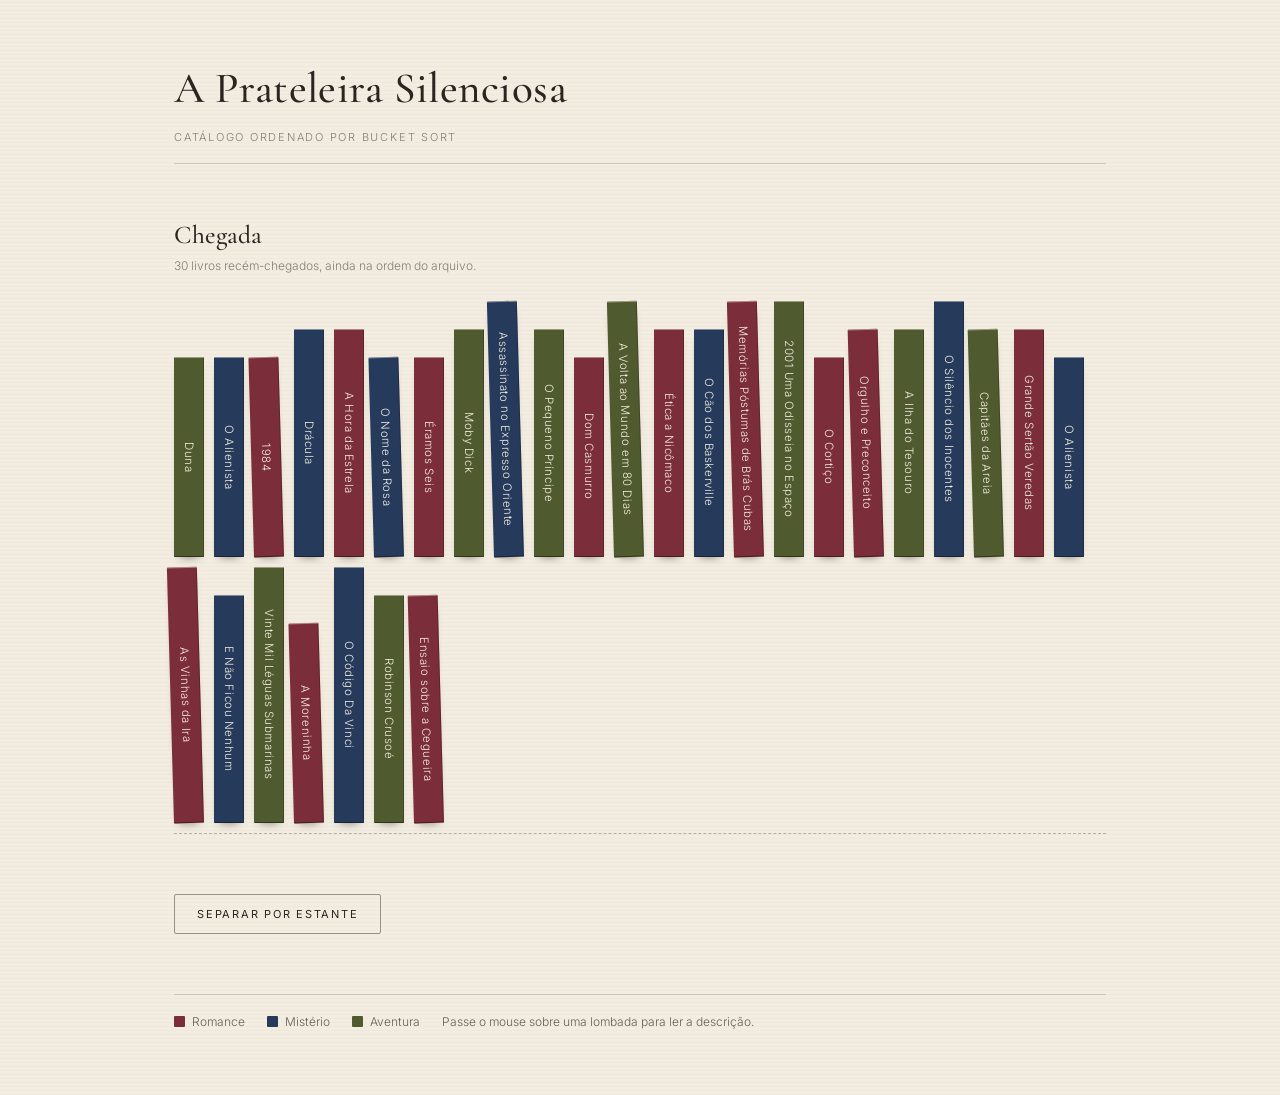
<file: web/modelo.html>
<!DOCTYPE html>
<html lang="pt-BR">
<head>
<meta charset="UTF-8">
<meta name="viewport" content="width=device-width, initial-scale=1">
<title>A livraria</title>


<link rel="preconnect" href="https://fonts.googleapis.com">
<link rel="preconnect" href="https://fonts.gstatic.com" crossorigin>
<link href="https://fonts.googleapis.com/css2?family=Cormorant+Garamond:wght@400;500&family=Inter:wght@300;400&display=swap" rel="stylesheet">

<style>
* { box-sizing: border-box; }

body {
  max-width: 980px;
  margin: 0 auto;
  padding: 56px 24px 64px;
  background-color: #f3ece0;
  background-image: repeating-linear-gradient(
      0deg, rgba(43, 36, 32, .022) 0 1px, transparent 1px 4px);
  color: #2b2420;
  font-family: "Inter", sans-serif;
  font-size: 14px;
  line-height: 1.5;
}


header {
  margin-bottom: 52px;
  padding-bottom: 18px;
  border-bottom: 1px solid rgba(43, 36, 32, .18);
}

h1 {
  margin: 0;
  font-family: "Cormorant Garamond", Georgia, serif;
  font-weight: 500;
  font-size: 2.7rem;
  letter-spacing: .01em;
}

.linha-fina {
  margin: 8px 0 0;
  font-size: 11px;
  font-weight: 300;
  letter-spacing: .16em;
  text-transform: uppercase;
  color: rgba(43, 36, 32, .55);
}

section { margin-bottom: 60px; }

h2 {
  margin: 0;
  font-family: "Cormorant Garamond", Georgia, serif;
  font-weight: 500;
  font-size: 1.6rem;
}

.nota {
  margin: 2px 0 26px;
  font-size: 12px;
  font-weight: 300;
  color: rgba(43, 36, 32, .55);
}

.lombada {
  writing-mode: vertical-rl;   /* gira o texto: le-se de cima para baixo */
  width: 30px;
  padding: 12px 0;
  /* com o texto girado, o line-height passa a valer na HORIZONTAL.
     Igualando-o a largura, o titulo fica centrado na lombada. */
  line-height: 30px;
  font-size: 11.5px;
  font-weight: 300;
  letter-spacing: .05em;
  text-align: center;          /* centraliza o titulo no eixo vertical */
  color: #f3ece0;              /* creme sobre a cor do tipo */
  white-space: nowrap;         /* nunca quebra o titulo em duas colunas */
  overflow: hidden;            /* titulo maior que a altura e cortado */
  border-radius: 1px;
  transform-origin: bottom center;
  transition: transform .18s ease;
  /* filetes claros no topo e no pe + sombra na base, como uma lombada real */
  box-shadow: inset 0  6px 0 -5px rgba(243, 236, 224, .45),
              inset 0 -6px 0 -5px rgba(5, 5, 4, 0.45),
              inset -2px 0 0 -1px rgba(0, 0, 0, .22),
              0 6px 8px -6px rgba(43, 36, 32, .55);
}

/* ao passar o mouse o livro sobe um pouco; a descricao vem do atributo
   title (tooltip nativo do navegador, sem JavaScript) */
.lombada:hover { transform: translateY(-6px); }

/* COR = TIPO do livro (uma classe por tipo) */
.romance  { background: #7b2d3a; }  /* bordo        */
.misterio { background: #263a5c; }  /* azul profundo */
.aventura { background: #4f5a2e; }  /* verde-oliva   */

/* ALTURA = ritmo visual (tres alturas fixas, alternadas a gosto).
   Se um titulo for cortado, use uma classe mais alta. */
.baixa { height: 200px; }
.media { height: 228px; }
.alta  { height: 256px; }

/* ------------------------------------------------------------------ */
/* CHEGADA - pilha fora de ordem, apoiada na mesa                     */
/* ------------------------------------------------------------------ */
.chegada {
  display: flex;
  flex-wrap: wrap;             /* as lombadas quebram de linha se faltar espaco */
  align-items: flex-end;
  gap: 10px;                   /* folga maior: as tortas nao se sobrepoem */
  padding-bottom: 10px;
  border-bottom: 1px dashed rgba(43, 36, 32, .3);
}

/* leve inclinacao em algumas lombadas (ex.: a cada 3 livros) */
.torta        { transform: rotate(-1.6deg); }
.torta:hover  { transform: rotate(-1.6deg) translateY(-6px); }

/* ------------------------------------------------------------------ */
/* PRATELEIRA - um balde: letra a esquerda, livros em pe, madeira sob  */
/* ------------------------------------------------------------------ */
.prateleira {
  display: flex;
  flex-wrap: wrap;             /* permite a madeira ocupar a linha de baixo */
  align-items: flex-end;       /* os livros se apoiam na madeira */
  margin-bottom: 38px;
}

.letra {
  flex: 0 0 72px;              /* largura fixa: alinha todas as prateleiras */
  padding-bottom: 4px;
  font-family: "Cormorant Garamond", Georgia, serif;
  font-size: 3.4rem;
  line-height: 1;
  text-align: center;
}

/* balde sem livros: a letra quase apaga */
.vazia { opacity: .25; }

.livros {
  flex: 1 1 240px;             /* desce para a linha de baixo em tela estreita */
  min-width: 0;
  display: flex;
  flex-wrap: wrap;
  align-items: flex-end;
  gap: 4px;
}

/* a barra de madeira: tom claro em cima, borda escura simulando a espessura */
.madeira {
  flex: 0 0 100%;              /* ocupa a largura toda, sob letra e livros */
  height: 11px;
  background: #7a5a3a;
  border-bottom: 5px solid #553a22;
  border-radius: 2px;
}

/* ------------------------------------------------------------------ */
/* BOTAO "SEPARAR POR ESTANTE" - truque do checkbox, sem JavaScript   */
/* O input fica invisivel no topo do body e o <label> e o botao que   */
/* se ve. Clicar no label marca o input, e o seletor de irmao ~       */
/* revela a estante. Como e tudo CSS, o HTML gerado pelo C funciona   */
/* do mesmo jeito.                                                    */
/* ------------------------------------------------------------------ */
.gatilho {
  position: absolute;          /* sai do fluxo mas continua focavel por Tab */
  opacity: 0;
  pointer-events: none;
}

.botao {
  display: inline-block;
  margin-bottom: 60px;
  padding: 11px 22px;
  border: 1px solid rgba(43, 36, 32, .45);
  border-radius: 2px;
  font-size: 11px;
  letter-spacing: .16em;
  text-transform: uppercase;
  cursor: pointer;
  transition: background .2s ease, color .2s ease, border-color .2s ease;
}

.botao:hover { background: rgba(43, 36, 32, .07); }

/* botao aceso enquanto a estante esta aberta */
.gatilho:checked ~ .botao {
  background: #2b2420;
  border-color: #2b2420;
  color: #f3ece0;
}

/* contorno para quem navega pelo teclado (Tab + Espaco) */
.gatilho:focus-visible ~ .botao { outline: 2px solid #7a5a3a; outline-offset: 3px; }

/* a estante so aparece depois do clique */
.estante { display: none; }
.gatilho:checked ~ .estante { display: block; }

/* ao abrir, cada prateleira assenta em sequencia: e a leitura visual
   do algoritmo distribuindo os livros, um balde de cada vez */
@keyframes assentar {
  from { opacity: 0; transform: translateY(18px); }
  to   { opacity: 1; transform: translateY(0); }
}

.gatilho:checked ~ .estante .prateleira { animation: assentar .5s ease both; }
.gatilho:checked ~ .estante .prateleira:nth-of-type(1) { animation-delay: .05s; }
.gatilho:checked ~ .estante .prateleira:nth-of-type(2) { animation-delay: .20s; }
.gatilho:checked ~ .estante .prateleira:nth-of-type(3) { animation-delay: .35s; }
.gatilho:checked ~ .estante .prateleira:nth-of-type(4) { animation-delay: .50s; }
.gatilho:checked ~ .estante .prateleira:nth-of-type(5) { animation-delay: .65s; }

/* a pilha de chegada esmaece: esses livros ja foram guardados */
.secao-chegada { transition: opacity .6s ease; }
.gatilho:checked ~ .secao-chegada { opacity: .4; }

/* respeita quem configurou o sistema para menos movimento */
@media (prefers-reduced-motion: reduce) {
  .lombada, .secao-chegada, .botao { transition: none; }
  .gatilho:checked ~ .estante .prateleira { animation: none; }
}

/* ------------------------------------------------------------------ */
/* RODAPE - legenda das tres cores                                    */
/* ------------------------------------------------------------------ */
footer {
  display: flex;
  flex-wrap: wrap;
  gap: 22px;
  padding-top: 18px;
  border-top: 1px solid rgba(43, 36, 32, .18);
  font-size: 12px;
  font-weight: 300;
  color: rgba(43, 36, 32, .7);
}

/* quadradinho de cor; reaproveita as classes de tipo */
.amostra {
  display: inline-block;
  width: 11px;
  height: 11px;
  margin-right: 7px;
  border-radius: 1px;
  vertical-align: -1px;
}
</style>
</head>
<body>

<!-- GATILHO FIXO do botao: checkbox invisivel (ver .gatilho no CSS).
     Precisa vir ANTES de tudo que ele controla, porque o seletor ~
     so enxerga irmaos posteriores. -->
<input type="checkbox" id="separar" class="gatilho">

<!-- CABECALHO FIXO -->
<header>
  <h1>A Prateleira Silenciosa</h1>
  <p class="linha-fina">Catálogo ordenado por bucket sort</p>
</header>

<section class="secao-chegada">
  <h2>Chegada</h2>
  <p class="nota">30 livros recém-chegados, ainda na ordem do arquivo.</p>

  <div class="chegada">
    <!-- INICIO LIVRO DE CHEGADA (repetir para cada livro, na ordem do CSV) -->
    <span class="lombada aventura baixa" title="Paul Atreides disputa o controle do planeta deserto de Arrakis">Duna</span>
    <span class="lombada misterio baixa" title="Simão Bacamarte interna meio vilarejo em seu manicômio">O Alienista</span>
    <span class="lombada romance baixa torta" title="Winston Smith vive sob a vigilância constante do Grande Irmão">1984</span>
    <span class="lombada misterio media" title="Um conde vampiro deixa a Transilvânia rumo a Londres">Drácula</span>
    <span class="lombada romance media" title="A vida miúda de Macabéa, retirante alagoana no Rio">A Hora da Estrela</span>
    <span class="lombada misterio baixa torta" title="Um frade investiga mortes estranhas em uma abadia medieval">O Nome da Rosa</span>
    <span class="lombada romance baixa" title="Dona Lola cria quatro filhos na São Paulo dos anos 1920">Éramos Seis</span>
    <span class="lombada aventura media" title="O capitão Ahab persegue a baleia branca pelos mares">Moby Dick</span>
    <span class="lombada misterio alta torta" title="Poirot investiga um crime em um trem preso na neve">Assassinato no Expresso Oriente</span>
    <span class="lombada aventura media" title="Um piloto encontra no deserto um menino de outro planeta">O Pequeno Príncipe</span>
    <span class="lombada romance baixa" title="Bentinho narra o ciúme que o separa de Capitu">Dom Casmurro</span>
    <span class="lombada aventura alta torta" title="Phileas Fogg aposta que dá a volta no mundo em 80 dias">A Volta ao Mundo em 80 Dias</span>
    <span class="lombada romance media" title="Aristóteles investiga o que torna uma vida humana virtuosa">Ética a Nicômaco</span>
    <span class="lombada misterio media" title="Holmes enfrenta a lenda de um cão demoníaco nos pântanos">O Cão dos Baskerville</span>
    <span class="lombada romance alta torta" title="Um defunto autor narra com ironia a própria vida">Memórias Póstumas de Brás Cubas</span>
    <span class="lombada aventura alta" title="Uma missão a Júpiter e o computador HAL 9000">2001 Uma Odisseia no Espaço</span>
    <span class="lombada romance baixa" title="A vida dos moradores de um cortiço no Rio do século XIX">O Cortiço</span>
    <span class="lombada romance media torta" title="Elizabeth Bennet e o sr. Darcy entre bailes e mal-entendidos">Orgulho e Preconceito</span>
    <span class="lombada aventura media" title="Jim Hawkins acha um mapa e embarca atrás de um tesouro">A Ilha do Tesouro</span>
    <span class="lombada misterio alta" title="Clarice Starling pede ajuda a um psiquiatra canibal">O Silêncio dos Inocentes</span>
    <span class="lombada aventura media torta" title="Meninos de rua sobrevivem juntos nas areias de Salvador">Capitães da Areia</span>
    <span class="lombada romance media" title="Riobaldo relembra a vida de jagunço e o amigo Diadorim">Grande Sertão Veredas</span>
    <span class="lombada misterio baixa" title="Edição comentada da novela de Machado de Assis">O Alienista</span>
    <span class="lombada romance alta torta" title="A família Joad migra para a Califórnia na Grande Depressão">As Vinhas da Ira</span>
    <span class="lombada misterio media" title="Dez convidados morrem um a um em uma ilha isolada">E Não Ficou Nenhum</span>
    <span class="lombada aventura alta" title="O capitão Nemo navega os oceanos no submarino Nautilus">Vinte Mil Léguas Submarinas</span>
    <span class="lombada romance baixa torta" title="Augusto e Carolina vivem um romance em uma ilha carioca">A Moreninha</span>
    <span class="lombada misterio alta" title="Robert Langdon segue pistas escondidas em obras de arte">O Código Da Vinci</span>
    <span class="lombada aventura media" title="Um náufrago sobrevive quase trinta anos em uma ilha deserta">Robinson Crusoé</span>
    <span class="lombada romance media torta" title="Uma epidemia de cegueira branca desmonta a sociedade">Ensaio sobre a Cegueira</span>
  </div>
</section>

<!-- BOTAO FIXO - o <label> aponta para o checkbox la de cima -->
<label for="separar" class="botao">Separar por estante</label>

<!-- SECAO FIXA: ESTANTE (os baldes) - escondida ate o clique no botao -->
<section class="estante">
  <h2>Estante</h2>
  <p class="nota">Cada prateleira é um balde. Dentro do balde, ordem alfabética.<br>
    Exemplo estrutural com 5 baldes — a distribuição dos 30 livros fica para o bucket sort.</p>

  <!-- INICIO BALDE (repetir para cada letra) -->
  <div class="prateleira">
    <div class="letra">#</div>
    <div class="livros">
      <!-- INICIO LIVRO (repetir para cada livro do balde) -->
      <span class="lombada romance baixa" title="Winston Smith vive sob a vigilância constante do Grande Irmão">1984</span>
      <span class="lombada aventura media" title="Uma missão a Júpiter e o computador HAL 9000">2001 Uma Odisseia no Espaço</span>
      <!-- FIM LIVRO -->
    </div>
    <div class="madeira"></div>
  </div>
  <!-- FIM BALDE -->

  <!-- INICIO BALDE (repetir para cada letra) -->
  <div class="prateleira">
    <div class="letra">A</div>
    <div class="livros">
      <!-- INICIO LIVRO (repetir para cada livro do balde) -->
      <span class="lombada romance media" title="A vida miúda de Macabéa, retirante alagoana no Rio">A Hora da Estrela</span>
      <span class="lombada aventura alta" title="Jim Hawkins acha um mapa e embarca atrás de um tesouro">A Ilha do Tesouro</span>
      <span class="lombada romance baixa" title="Augusto e Carolina vivem um romance em uma ilha carioca">A Moreninha</span>
      <span class="lombada aventura media" title="Phileas Fogg aposta que dá a volta no mundo em 80 dias">A Volta ao Mundo em 80 Dias</span>
      <span class="lombada misterio alta" title="Poirot investiga um crime em um trem preso na neve">Assassinato no Expresso Oriente</span>
      <!-- FIM LIVRO -->
    </div>
    <div class="madeira"></div>
  </div>
  <!-- FIM BALDE -->

  <!-- INICIO BALDE (repetir para cada letra) - exemplo de balde VAZIO -->
  <div class="prateleira">
    <div class="letra vazia">B</div>
    <div class="livros">
      <!-- nenhum livro: o laco nao imprime nada e a prateleira fica vazia -->
    </div>
    <div class="madeira"></div>
  </div>
  <!-- FIM BALDE -->

  <!-- INICIO BALDE (repetir para cada letra) -->
  <div class="prateleira">
    <div class="letra">C</div>
    <div class="livros">
      <!-- INICIO LIVRO (repetir para cada livro do balde) -->
      <span class="lombada aventura media" title="Meninos de rua sobrevivem juntos nas areias de Salvador">Capitães da Areia</span>
      <span class="lombada romance baixa" title="A saga da família Buendía no povoado de Macondo">Cem Anos de Solidão</span>
      <!-- FIM LIVRO -->
    </div>
    <div class="madeira"></div>
  </div>
  <!-- FIM BALDE -->

  <!-- INICIO BALDE (repetir para cada letra) -->
  <div class="prateleira">
    <div class="letra">D</div>
    <div class="livros">
      <!-- INICIO LIVRO (repetir para cada livro do balde) -->
      <span class="lombada romance alta" title="Bentinho narra o ciúme que o separa de Capitu">Dom Casmurro</span>
      <span class="lombada misterio baixa" title="Um conde vampiro deixa a Transilvânia rumo a Londres">Drácula</span>
      <span class="lombada aventura media" title="Paul Atreides disputa o controle do planeta deserto de Arrakis">Duna</span>
      <!-- FIM LIVRO -->
    </div>
    <div class="madeira"></div>
  </div>
  <!-- FIM BALDE -->
</section>

<!-- RODAPE FIXO -->
<footer>
  <span><span class="amostra romance"></span>Romance</span>
  <span><span class="amostra misterio"></span>Mistério</span>
  <span><span class="amostra aventura"></span>Aventura</span>
  <span>Passe o mouse sobre uma lombada para ler a descrição.</span>
</footer>

</body>
</html>
</file>
